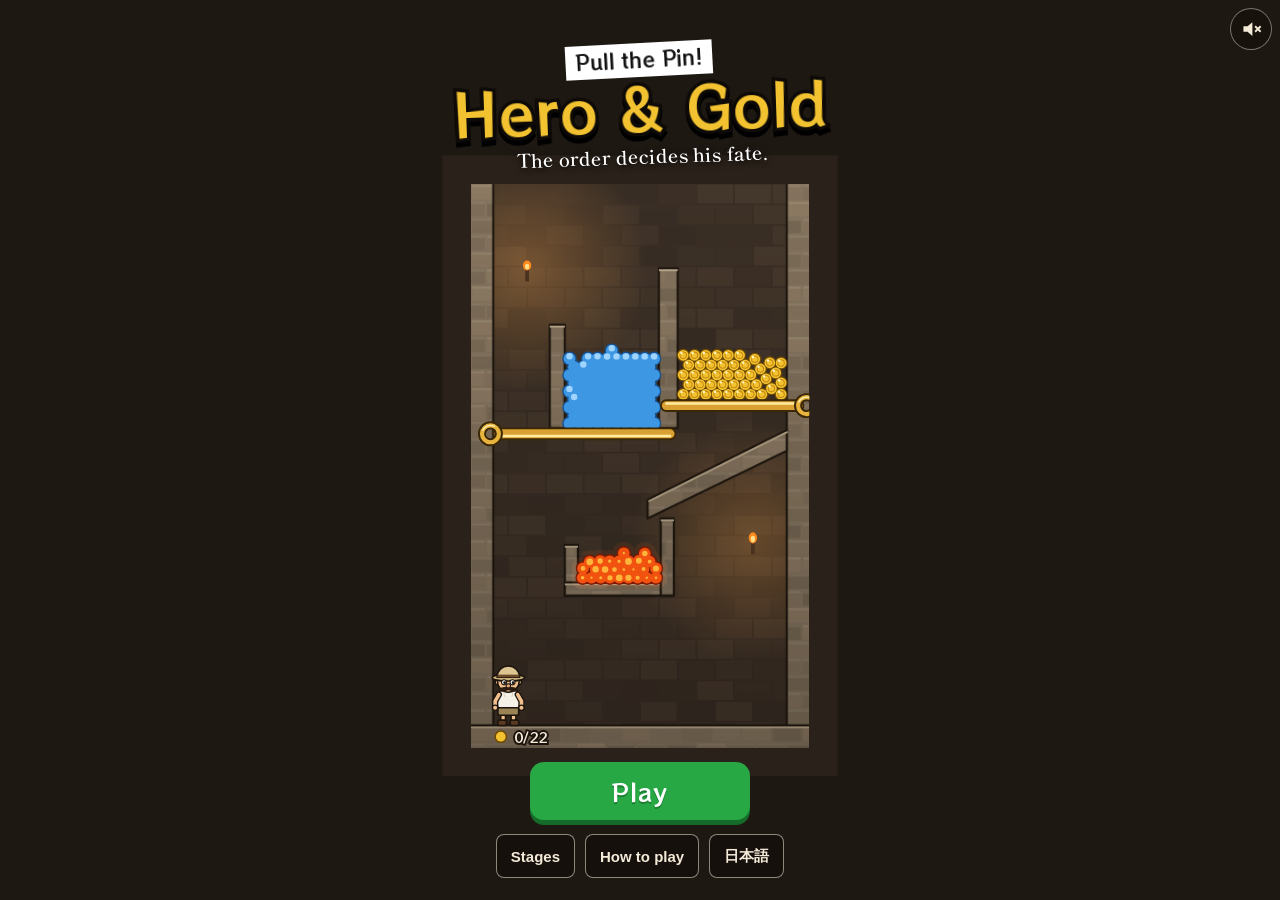
<file: index.html>
<!doctype html>
<html lang="ja">
<head>
<meta charset="utf-8">
<script id="ghMove">if(location.hostname==='tom3games.github.io'){location.replace('https://tom3games.com/play/pin-rescue/'+location.search+location.hash)}</script>
<link rel="canonical" href="https://tom3games.com/play/pin-rescue/">
<meta name="viewport" content="width=device-width,initial-scale=1,maximum-scale=1,user-scalable=no,viewport-fit=cover">
<title>ピンを抜け！勇者と金貨 | ピン抜きパズル（無料・ブラウザ）</title>
<meta name="description" content="ピンを抜いて金貨を勇者に届けるピン抜きパズル。水と溶岩で石を作り、魔物を沈め、爆弾で壁を壊し、氷を溶かす全30面（上級18面）。抜く順番をまちがえると、勇者が溶ける。ダウンロードなし・無料でブラウザから遊べる。">
<meta property="og:type" content="website">
<meta property="og:title" content="ピンを抜け！勇者と金貨">
<meta property="og:description" content="ピンを抜く順番で、金貨が届くか、勇者が溶けるか。水・溶岩・魔物・爆弾・氷の全30面。ダウンロードなし・無料。">
<meta property="og:image" content="https://tom3games.com/play/pin-rescue/og.png?v=2">
<meta property="og:image:width" content="1200">
<meta property="og:image:height" content="630">
<meta property="og:url" content="https://tom3games.com/play/pin-rescue/">
<meta name="twitter:card" content="summary_large_image">
<meta name="theme-color" content="#1e1813">
<link rel="icon" href="icon.png">
<link rel="preconnect" href="https://fonts.googleapis.com">
<link rel="preconnect" href="https://fonts.gstatic.com" crossorigin>
<link href="https://fonts.googleapis.com/css2?family=RocknRoll+One&family=Shippori+Mincho+B1:wght@600&display=swap" rel="stylesheet">
<link rel="stylesheet" href="style.css?v=3">
</head>
<body>
<canvas id="stage"></canvas>
<div id="fx"></div>

<main id="vTitle" hidden>
  <div class="logo">
    <p class="l1" id="tl1"></p>
    <h1 id="tl2"></h1>
    <p class="l3" id="tl3"></p>
  </div>
  <div class="tbtns">
    <button id="bStart" class="cta"></button>
    <div class="row"><button id="bStages" class="sub"></button><button id="bHow" class="sub"></button><button id="bLang" class="sub"></button></div>
  </div>
</main>

<main id="vStages" hidden>
  <h2 id="stH"></h2>
  <div id="stTabs"><button id="tabBasic"></button><button id="tabHard"></button></div>
  <div id="grid"></div>
  <button id="bStBack" class="sub"></button>
</main>

<main id="vHow" hidden>
  <div class="how">
    <h2 id="howH"></h2>
    <p class="lead" id="howLead"></p>
    <ul id="howList"></ul>
    <button id="bHowClose" class="cta small"></button>
    <p class="foot"><span id="howFoot"></span> <a id="lPrivacy" href="privacy.html" target="_blank" rel="noopener"></a></p>
  </div>
</main>

<main id="vPlay" hidden>
  <div class="hud">
    <div class="lvplate"><b id="lvNum"></b></div><span id="lvTag" hidden></span>
    <div class="cap"><span id="capT"></span></div>
    <div class="hbtns"><button id="bRestart" class="ico" aria-label="restart"><svg viewBox="0 0 32 32"><path d="M16 6a10 10 0 1 1-9.4 6.6" fill="none" stroke="currentColor" stroke-width="3.4"/><path d="M4 5l3.4 8.6L15 9.4z" fill="currentColor"/></svg></button><button id="bMenu" class="ico" aria-label="menu"><svg viewBox="0 0 32 32"><path d="M7 9h18M7 16h18M7 23h18" stroke="currentColor" stroke-width="3.4"/></svg></button></div>
  </div>
  <div id="tutor" hidden><svg viewBox="0 0 64 64"><path d="M26 58c-6-6-12-13-14-18-1-3 2-5 5-3l6 5V12c0-3 2-5 4.5-5S32 9 32 12v15c0-3 2-4 4.4-4S41 25 41 28c0-2.6 2-4 4.3-4s4.2 1.6 4.2 4.4c.3-2 2-3 3.8-2.8 2 .2 3.4 2 3.4 4.2V41c0 7-3 12-6 17z" fill="#fff" stroke="#1e1813" stroke-width="3" stroke-linejoin="round"/></svg><span id="tutorT"></span></div>
  <div id="sheet" hidden>
    <div id="stamp"></div>
    <p id="narr"></p>
    <div class="sbtns"><button id="bNext" class="cta"></button><div class="row"><button id="bSave" class="sub"></button><a id="bPost" class="sub" target="_blank" rel="noopener"></a></div></div>
  </div>
</main>

<main id="vEnd" hidden>
  <div class="endbox"><canvas id="endCv" width="1080" height="1080"></canvas></div>
  <div class="ebtns"><div class="row"><button id="bEndSave" class="sub"></button><a id="bEndPost" class="sub" target="_blank" rel="noopener"></a></div><button id="bAgain" class="cta"></button></div>
</main>

<button id="bMute" aria-label="sound" hidden><svg viewBox="0 0 32 32"><path d="M5 12h6l7-6v20l-7-6H5z" fill="currentColor"/><path id="mWave" d="M22 11q4 5 0 10M25 8q7 8 0 16" fill="none" stroke="currentColor" stroke-width="2.4"/><path id="mX" d="M22 12l8 8M30 12l-8 8" stroke="currentColor" stroke-width="2.6"/></svg></button>

<div id="boot">
  <svg viewBox="0 0 200 160" aria-hidden="true">
    <rect x="20" y="40" width="160" height="22" fill="#8a7a66" stroke="#241c15" stroke-width="3"/>
    <rect x="20" y="96" width="160" height="40" fill="#8a7a66" stroke="#241c15" stroke-width="3"/>
    <g class="pin"><rect x="30" y="70" width="140" height="12" rx="6" fill="#e9b53a" stroke="#3d2a08" stroke-width="2.5"/><circle cx="176" cy="76" r="11" fill="none" stroke="#3d2a08" stroke-width="9"/><circle cx="176" cy="76" r="11" fill="none" stroke="#e9b53a" stroke-width="5"/></g>
    <g class="coins"><circle cx="60" cy="88" r="6" fill="#f2c230" stroke="#7a5200" stroke-width="2"/><circle cx="90" cy="88" r="6" fill="#f2c230" stroke="#7a5200" stroke-width="2"/><circle cx="120" cy="88" r="6" fill="#f2c230" stroke="#7a5200" stroke-width="2"/></g>
  </svg>
  <p id="bootMsg">ピンを磨いています</p>
  <div class="boot-bar"><i id="bootBar"></i></div>
</div>

<script>
(function(){var o={passive:false};
['gesturestart','gesturechange','gestureend'].forEach(function(n){document.addEventListener(n,function(e){e.preventDefault()},o)});
document.addEventListener('touchmove',function(e){if(e.touches&&e.touches.length>1)e.preventDefault()},o);
var l=0;document.addEventListener('touchend',function(e){var n=Date.now();if(n-l<300&&!(e.target.closest&&e.target.closest('button,a')))e.preventDefault();l=n},o);
document.addEventListener('dblclick',function(e){e.preventDefault()},o);
window.addEventListener('wheel',function(e){if(e.ctrlKey)e.preventDefault()},o);
window.addEventListener('keydown',function(e){if((e.ctrlKey||e.metaKey)&&['+','-','=','0',';'].indexOf(e.key)>=0)e.preventDefault()});
try{if((localStorage.getItem('pinr_lang')||((navigator.language||'ja').indexOf('ja')==0?'ja':'en'))=='en')document.getElementById('bootMsg').textContent='Polishing the pins'}catch(e){}
window.__bootN=0;window.__bootStep=function(){var n=++window.__bootN,b=document.getElementById('bootBar');if(b)b.style.transform='scaleX('+Math.min(1,n/6)+')'};
setTimeout(function(){window.__bootTimeout=!window.__bootDone;document.getElementById('boot').classList.add('gone')},12000);
var errs=[];window.addEventListener('error',function(e){errs.push((e.message||(e.target&&(e.target.src||e.target.href))||'error')+(e.filename?' @'+e.filename+':'+e.lineno:''))},true);
window.addEventListener('unhandledrejection',function(e){errs.push('reject: '+String(e.reason&&e.reason.message||e.reason))});
setTimeout(function(){if(window.__jsUp)return;var d=document.createElement('div');d.id='bootErr';d.textContent='起動できませんでした / failed to start\n'+(errs.join('\n')||'(no error captured)')+'\n'+navigator.userAgent;document.body.appendChild(d)},15000)})();
</script>
<script src="tm.js?v=2" data-game="pin-rescue"></script>
<script src="sfx.js?v=2" onload="__bootStep()"></script>
<script src="data.js?v=2" onload="__bootStep()"></script>
<script src="engine.js?v=2" onload="__bootStep()"></script>
<script src="levels.js?v=2" onload="__bootStep()"></script>
<script src="game.js?v=2"></script>
<script src="support.js?v=7" data-ja="金貨1枚" data-en="a gold coin"></script>
</body>
</html>
</file>
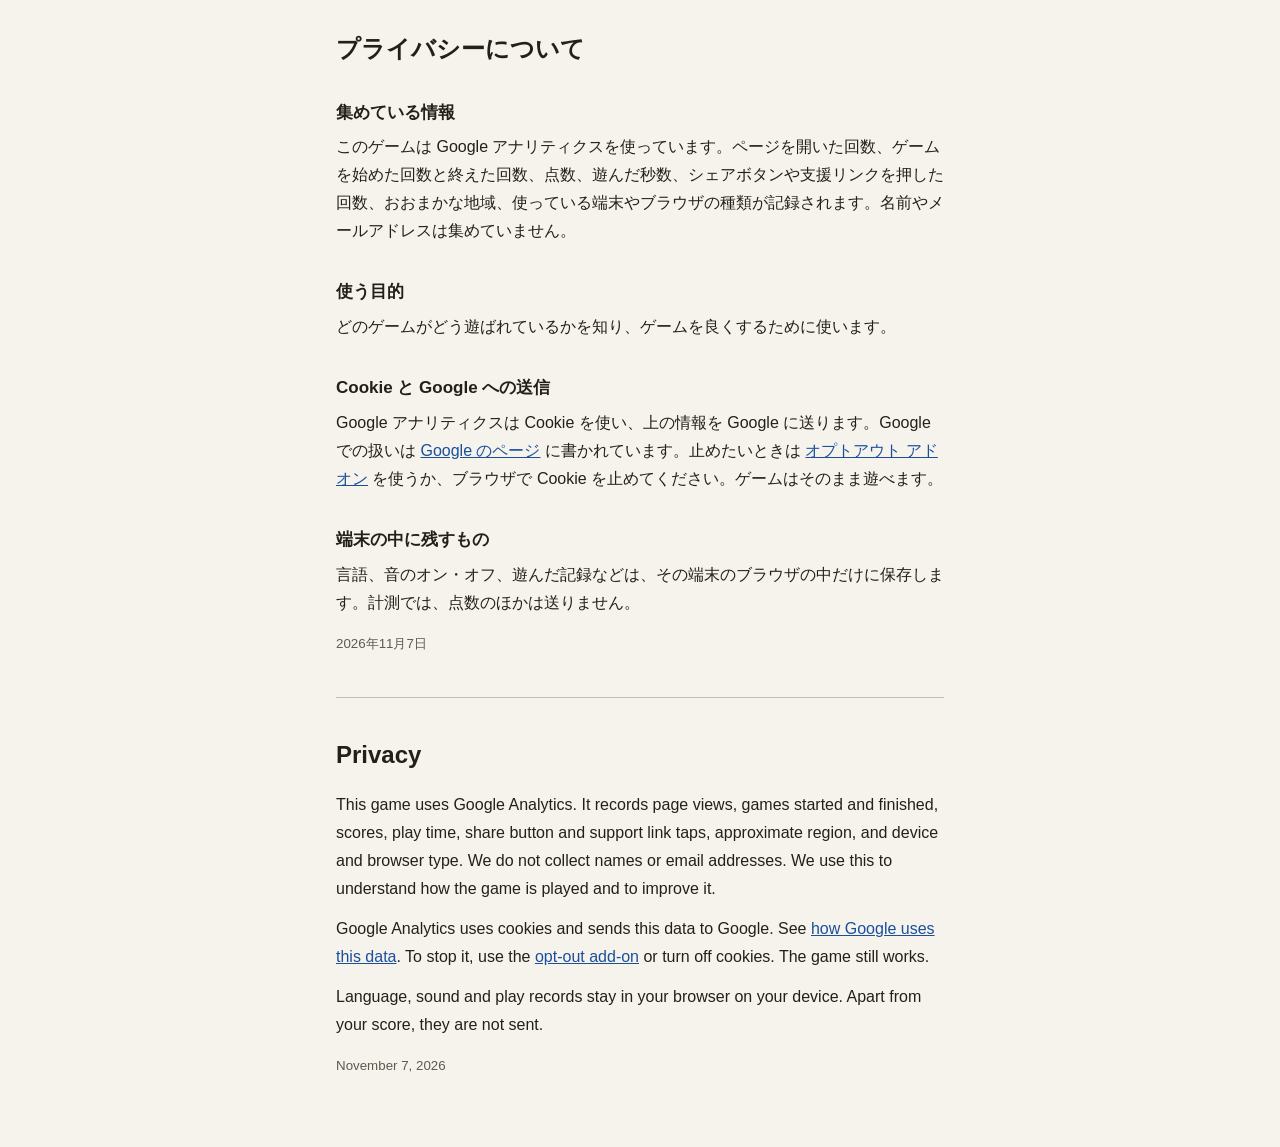
<file: privacy.html>
<!doctype html>
<html lang="ja">
<head>
<meta charset="utf-8">
<meta name="viewport" content="width=device-width,initial-scale=1">
<meta name="robots" content="noindex">
<title>プライバシーについて</title>
<style>
:root{color-scheme:light dark;--bg:#f6f3ec;--fg:#23201b;--sub:#5f594e;--link:#1a4f9c}
@media (prefers-color-scheme:dark){:root{--bg:#191714;--fg:#ece7dc;--sub:#b3ab9c;--link:#8db7f2}}
*{box-sizing:border-box}
body{margin:0;background:var(--bg);color:var(--fg);font:16px/1.75 "Hiragino Sans","Yu Gothic",sans-serif}
main{max-width:640px;margin:0 auto;padding:32px 16px 56px}
h1{font-size:24px;line-height:1.4;margin:0 0 20px}
h2{font-size:17px;margin:32px 0 6px}
p{margin:0 0 12px}
a{color:var(--link)}
small{color:var(--sub)}
hr{border:0;border-top:1px solid var(--sub);opacity:.35;margin:40px 0}
</style>
</head>
<body>
<main>
<h1>プライバシーについて</h1>
<h2>集めている情報</h2>
<p>このゲームは Google アナリティクスを使っています。ページを開いた回数、ゲームを始めた回数と終えた回数、点数、遊んだ秒数、シェアボタンや支援リンクを押した回数、おおまかな地域、使っている端末やブラウザの種類が記録されます。名前やメールアドレスは集めていません。</p>
<h2>使う目的</h2>
<p>どのゲームがどう遊ばれているかを知り、ゲームを良くするために使います。</p>
<h2>Cookie と Google への送信</h2>
<p>Google アナリティクスは Cookie を使い、上の情報を Google に送ります。Google での扱いは <a href="https://policies.google.com/technologies/partner-sites?hl=ja" rel="noopener">Google のページ</a> に書かれています。止めたいときは <a href="https://tools.google.com/dlpage/gaoptout?hl=ja" rel="noopener">オプトアウト アドオン</a> を使うか、ブラウザで Cookie を止めてください。ゲームはそのまま遊べます。</p>
<h2>端末の中に残すもの</h2>
<p>言語、音のオン・オフ、遊んだ記録などは、その端末のブラウザの中だけに保存します。計測では、点数のほかは送りません。</p>
<p><small>2026年11月7日</small></p>
<hr>
<h1 lang="en">Privacy</h1>
<div lang="en">
<p>This game uses Google Analytics. It records page views, games started and finished, scores, play time, share button and support link taps, approximate region, and device and browser type. We do not collect names or email addresses. We use this to understand how the game is played and to improve it.</p>
<p>Google Analytics uses cookies and sends this data to Google. See <a href="https://policies.google.com/technologies/partner-sites" rel="noopener">how Google uses this data</a>. To stop it, use the <a href="https://tools.google.com/dlpage/gaoptout" rel="noopener">opt-out add-on</a> or turn off cookies. The game still works.</p>
<p>Language, sound and play records stay in your browser on your device. Apart from your score, they are not sent.</p>
<p><small>November 7, 2026</small></p>
</div>
</main>
</body>
</html>
</file>
<file: style.css>
[hidden]{display:none!important}
:root{--rock:#1e1813;--ink:#f4ead8;--gold:#f2c230;--cta:#27a844;--ctaD:#156b29;--line:#0d0a07}
*{box-sizing:border-box;margin:0;padding:0}
html{background:var(--rock);touch-action:manipulation;-webkit-text-size-adjust:100%;text-size-adjust:100%;height:100%}
body{height:100%;overflow:hidden;color:var(--ink);font-family:"Hiragino Sans","Yu Gothic","Noto Sans JP",sans-serif;-webkit-user-select:none;user-select:none;-webkit-touch-callout:none;-webkit-tap-highlight-color:transparent}
button,a{font-family:inherit;touch-action:manipulation;-webkit-tap-highlight-color:transparent;cursor:pointer}
#stage{position:fixed;inset:0;width:100vw;height:100svh;display:block;touch-action:none}
main{position:fixed;inset:0;height:100svh;overflow:hidden;pointer-events:none;display:flex;flex-direction:column}
main button,main a,main #grid,main .how{pointer-events:auto}
#fx{position:fixed;inset:0;pointer-events:none;z-index:4}
.row{display:flex;gap:10px;justify-content:center;flex-wrap:wrap}

/* 大事なボタンは緑だけ。下の厚みはこれ1つ */
.cta{display:block;min-width:220px;min-height:58px;padding:0 28px;border:0;border-radius:14px;background:var(--cta);color:#fff;font-family:"RocknRoll One",sans-serif;font-size:24px;letter-spacing:.04em;box-shadow:0 5px 0 var(--ctaD);text-shadow:0 2px 0 rgba(0,0,0,.25);animation:cta 1.6s ease-in-out infinite}
.cta:active{transform:translateY(4px);box-shadow:0 1px 0 var(--ctaD)}
.cta.small{min-height:48px;font-size:19px;min-width:160px;animation:none}
@keyframes cta{0%,100%{transform:scale(1)}50%{transform:scale(1.04)}}
.sub{min-height:44px;padding:0 14px;border:1.5px solid rgba(244,234,216,.55);border-radius:8px;background:rgba(20,15,11,.72);color:var(--ink);font-size:15px;font-weight:700;display:inline-flex;align-items:center;text-decoration:none}

/* タイトル */
#vTitle{justify-content:space-between;padding:max(34px,env(safe-area-inset-top)) 16px max(22px,calc(env(safe-area-inset-bottom) + var(--inapp-bot,0px)))}
.logo{text-align:center;margin-top:1svh;transform:rotate(-2deg);position:relative;z-index:1}
.logo .l1{display:inline-block;font-family:"RocknRoll One",sans-serif;font-size:20px;background:#fff;color:#111;padding:2px 10px 3px;transform:rotate(-1deg)}
.logo h1{font-family:"RocknRoll One",sans-serif;font-weight:400;white-space:nowrap;font-size:min(18vw,84px);line-height:1.05;color:var(--gold);-webkit-text-stroke:7px var(--line);paint-order:stroke fill;letter-spacing:.02em;filter:drop-shadow(0 5px 0 #000)}
.logo .l3{font-family:"Shippori Mincho B1",serif;font-weight:600;font-size:19px;margin-top:4px;color:#fff;text-shadow:0 2px 6px #000}
.tbtns{display:flex;flex-direction:column;align-items:center;gap:14px}

/* ステージ */
#vStages{align-items:center;justify-content:center;gap:14px;padding:20px 16px;background:rgba(20,15,11,.82)}
#vStages h2,.how h2{font-family:"RocknRoll One",sans-serif;font-weight:400;font-size:26px;color:var(--gold);-webkit-text-stroke:4px var(--line);paint-order:stroke fill}
#grid{display:grid;grid-template-columns:repeat(4,1fr);gap:8px;width:min(100%,420px)}
#grid button{position:relative;aspect-ratio:3/5;border:2px solid #241c15;border-radius:4px;background:#3a2e25;overflow:hidden;padding:0}
#grid button canvas{width:100%;height:100%;display:block}
#grid button b{position:absolute;left:4px;top:2px;font-family:"RocknRoll One",sans-serif;font-weight:400;font-size:20px;color:#fff;-webkit-text-stroke:3px #000;paint-order:stroke fill}
#grid button i{position:absolute;right:4px;bottom:4px;width:16px;height:16px;border-radius:50%;background:var(--gold);border:2px solid #7a5200}
#stTabs{display:flex;gap:8px}
#stTabs button{min-width:120px;height:44px;padding:0 14px;border:2px solid #241c15;border-radius:4px;background:#3a2e25;color:#d8c9b0;font-family:"RocknRoll One",sans-serif;font-size:16px}
#stTabs button.on{background:#8a7a66;color:#2a2018;box-shadow:inset 0 2px 0 #b7a58b,inset 0 -3px 0 #6c5e4e}
#stTabs #tabHard.on{background:#9a4a32;color:#fff2e0;box-shadow:inset 0 2px 0 #c77a5a,inset 0 -3px 0 #6a2e1e}
#grid.hard{grid-template-columns:repeat(6,1fr);gap:6px}
#grid.hard button b{font-size:15px;-webkit-text-stroke:2.5px #000}
#grid.hard button i{width:11px;height:11px;right:3px;bottom:3px}
.lvplate.hard{background:#9a4a32;box-shadow:inset 0 2px 0 #c77a5a,inset 0 -3px 0 #6a2e1e}
.lvplate.hard b{color:#fff2e0;text-shadow:0 1px 0 #4a1e12}
#lvTag{grid-column:2;grid-row:1;justify-self:start;font-family:"RocknRoll One",sans-serif;font-size:14px;color:#ffb08a;-webkit-text-stroke:3px #1e1813;paint-order:stroke fill}
#grid button.lock{filter:grayscale(1) brightness(.45)}
#grid button.lock b::after{content:"";}

/* 遊び方（洞窟の壁に貼った紙） */
#vHow{align-items:center;justify-content:center;padding:16px;background:rgba(20,15,11,.7)}
.how{width:min(100%,420px);max-height:calc(100svh - 32px);background:#efe4cc;color:#2a2018;padding:20px 18px 14px;border-radius:2px;transform:rotate(-.6deg);box-shadow:0 10px 30px rgba(0,0,0,.6);display:flex;flex-direction:column;gap:10px}
.how h2{text-align:left}
.how .lead{font-size:15px;line-height:1.6;font-weight:700}
#howList{list-style:none;display:flex;flex-direction:column;gap:8px}
#howList li{display:flex;gap:10px;align-items:center;font-size:14px;line-height:1.5}

#howList canvas{flex:none;width:44px;height:44px;background:#3a2e25;border-radius:3px}
.how .cta{align-self:center;margin-top:4px}
.how .foot{font-size:11px;color:#6b5d4f;line-height:1.5}
.how .foot a{color:#6b5d4f}

/* 遊ぶ画面 */
.hud{display:grid;grid-template-columns:auto 1fr auto;grid-template-rows:auto auto;align-items:center;column-gap:8px;row-gap:2px;padding:max(8px,env(safe-area-inset-top)) 8px 0}
.lvplate{grid-column:1;grid-row:1;width:44px;height:44px;display:grid;place-items:center;background:#8a7a66;border:2px solid #241c15;border-radius:3px;box-shadow:inset 0 2px 0 #b7a58b,inset 0 -3px 0 #6c5e4e}
.lvplate b{font-family:"RocknRoll One",sans-serif;font-weight:400;font-size:22px;color:#2a2018;text-shadow:0 1px 0 #b7a58b}
.cap{grid-column:1/4;grid-row:2;min-width:0;text-align:center;position:relative;padding:0 4px}
.cap span{display:inline-block;font-family:"RocknRoll One",sans-serif;font-size:clamp(19px,6.4vw,28px);line-height:1.15;color:#fff;-webkit-text-stroke:6px #000;paint-order:stroke fill;transform:rotate(-2deg)}
.cap span em{font-style:normal;color:#ffe14a}
.cap i{position:absolute;left:6px;top:2px;font-style:normal;font-size:10px;line-height:1;padding:2px 4px;background:#f2f2f2;color:#555;border-radius:2px}
.hbtns{grid-column:3;grid-row:1;display:flex;gap:6px}
.ico{width:44px;height:44px;border:1.5px solid rgba(244,234,216,.5);border-radius:8px;background:rgba(20,15,11,.6);color:var(--ink);display:grid;place-items:center}
.ico svg{width:22px;height:22px}

#tutor{position:fixed;z-index:5;pointer-events:none;width:120px;display:flex;flex-direction:column;align-items:center;gap:2px}
#tutor svg{width:54px;height:54px;animation:poke 1s ease-in-out infinite;filter:drop-shadow(0 3px 2px rgba(0,0,0,.5))}
#tutor span{font-family:"RocknRoll One",sans-serif;font-size:18px;color:#fff;-webkit-text-stroke:5px #000;paint-order:stroke fill;white-space:nowrap}
@keyframes poke{0%,100%{transform:translate(0,0)}50%{transform:translate(-6px,-8px)}}

/* 決着（ドキュメンタリーの字幕） */
#sheet{position:fixed;left:0;right:0;bottom:0;padding:0 16px max(18px,calc(env(safe-area-inset-bottom) + var(--inapp-bot,0px)));display:flex;flex-direction:column;align-items:center;gap:10px;pointer-events:none}
#sheet .sbtns{display:flex;flex-direction:column;align-items:center;gap:10px;pointer-events:auto}
#narr{font-family:"Shippori Mincho B1",serif;font-weight:600;font-size:18px;line-height:1.5;color:#fff;background:rgba(0,0,0,.78);padding:8px 14px;text-align:center;max-width:100%}
#stamp{position:fixed;left:50%;top:30%;transform:translate(-50%,-50%) rotate(-8deg);font-family:"RocknRoll One",sans-serif;font-size:min(13vw,56px);line-height:1.1;text-align:center;white-space:nowrap;color:#ffe14a;-webkit-text-stroke:8px #000;paint-order:stroke fill;filter:drop-shadow(0 6px 0 #000)}
#stamp:empty{display:none}
#stamp.on{animation:stamp .5s cubic-bezier(.2,.9,.3,1.3) both}
@keyframes stamp{0%{transform:translate(-50%,-50%) rotate(-8deg) scale(2.4);opacity:0}100%{transform:translate(-50%,-50%) rotate(-8deg) scale(1);opacity:1}}

/* 最後 */
#vEnd{align-items:center;justify-content:center;gap:14px;padding:16px;background:rgba(20,15,11,.86)}
.endbox{flex:0 1 auto;min-height:0;width:min(100%,420px);display:flex;justify-content:center}
#endCv{width:100%;height:auto;max-height:calc(100svh - 210px);object-fit:contain;aspect-ratio:1/1;width:auto;max-width:100%}
.ebtns{display:flex;flex-direction:column;align-items:center;gap:12px}

#bMute{position:fixed;right:max(8px,env(safe-area-inset-right));top:max(8px,env(safe-area-inset-top));z-index:6;width:42px;height:42px;border:1.5px solid rgba(244,234,216,.45);border-radius:50%;background:rgba(20,15,11,.6);color:var(--ink);display:grid;place-items:center}
#bMute svg{width:22px;height:22px}
#bMute.on #mX,#bMute:not(.on) #mWave{display:none}
body.playing #bMute{right:110px;width:44px;height:44px;border-radius:8px}

/* ロード画面 */
#boot{position:fixed;inset:0;z-index:20;background:var(--rock);display:flex;flex-direction:column;align-items:center;justify-content:center;gap:14px;transition:opacity .4s}
#boot.gone{opacity:0;pointer-events:none}
#boot svg{width:200px}
#boot .pin{animation:pull 1.8s ease-in infinite}
#boot .coins circle{animation:drop 1.8s ease-in infinite}
#boot .coins circle:nth-child(2){animation-delay:.08s}#boot .coins circle:nth-child(3){animation-delay:.16s}
@keyframes pull{0%,30%{transform:translateX(0)}60%,100%{transform:translateX(150px)}}
@keyframes drop{0%,45%{transform:translateY(0);opacity:1}75%{transform:translateY(28px);opacity:1}100%{transform:translateY(28px);opacity:0}}
#boot p{font-size:15px;font-weight:700;letter-spacing:.06em}
.boot-bar{width:180px;height:6px;background:#3a2e25;border-radius:3px;overflow:hidden}
.boot-bar i{display:block;height:100%;background:var(--gold);transform:scaleX(0);transform-origin:left;transition:transform .25s}
#bootErr{position:fixed;inset:auto 8px 8px 8px;z-index:99;background:#fff;color:#b00;font:12px/1.4 monospace;white-space:pre-wrap;padding:10px;border-radius:8px}

@media (max-height:700px){
  .cap span{font-size:clamp(17px,5.8vw,24px)}
  .cta{min-height:52px;font-size:21px}
  #narr{font-size:16px}
  .how{padding:14px 14px 10px;gap:7px}
  #howList li{font-size:13px}
  #howList canvas{width:36px;height:36px}
}
</file>
